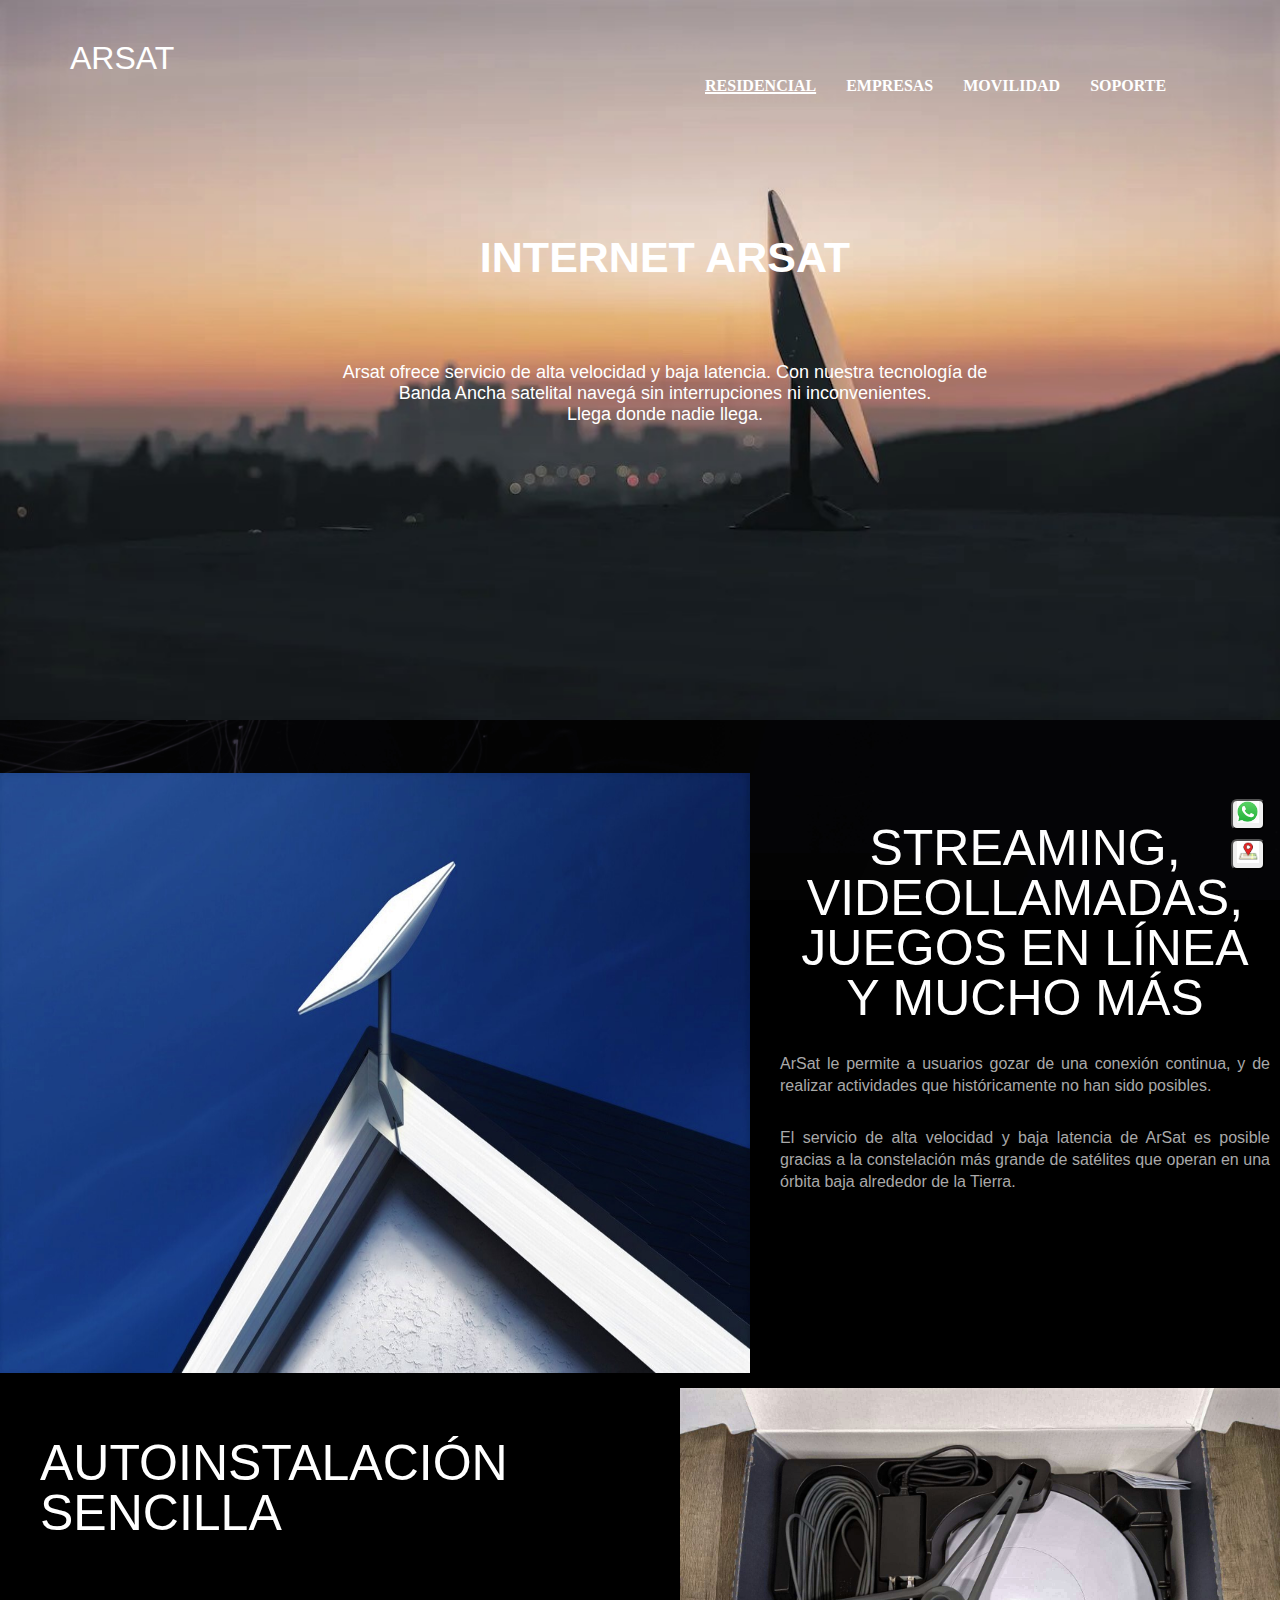
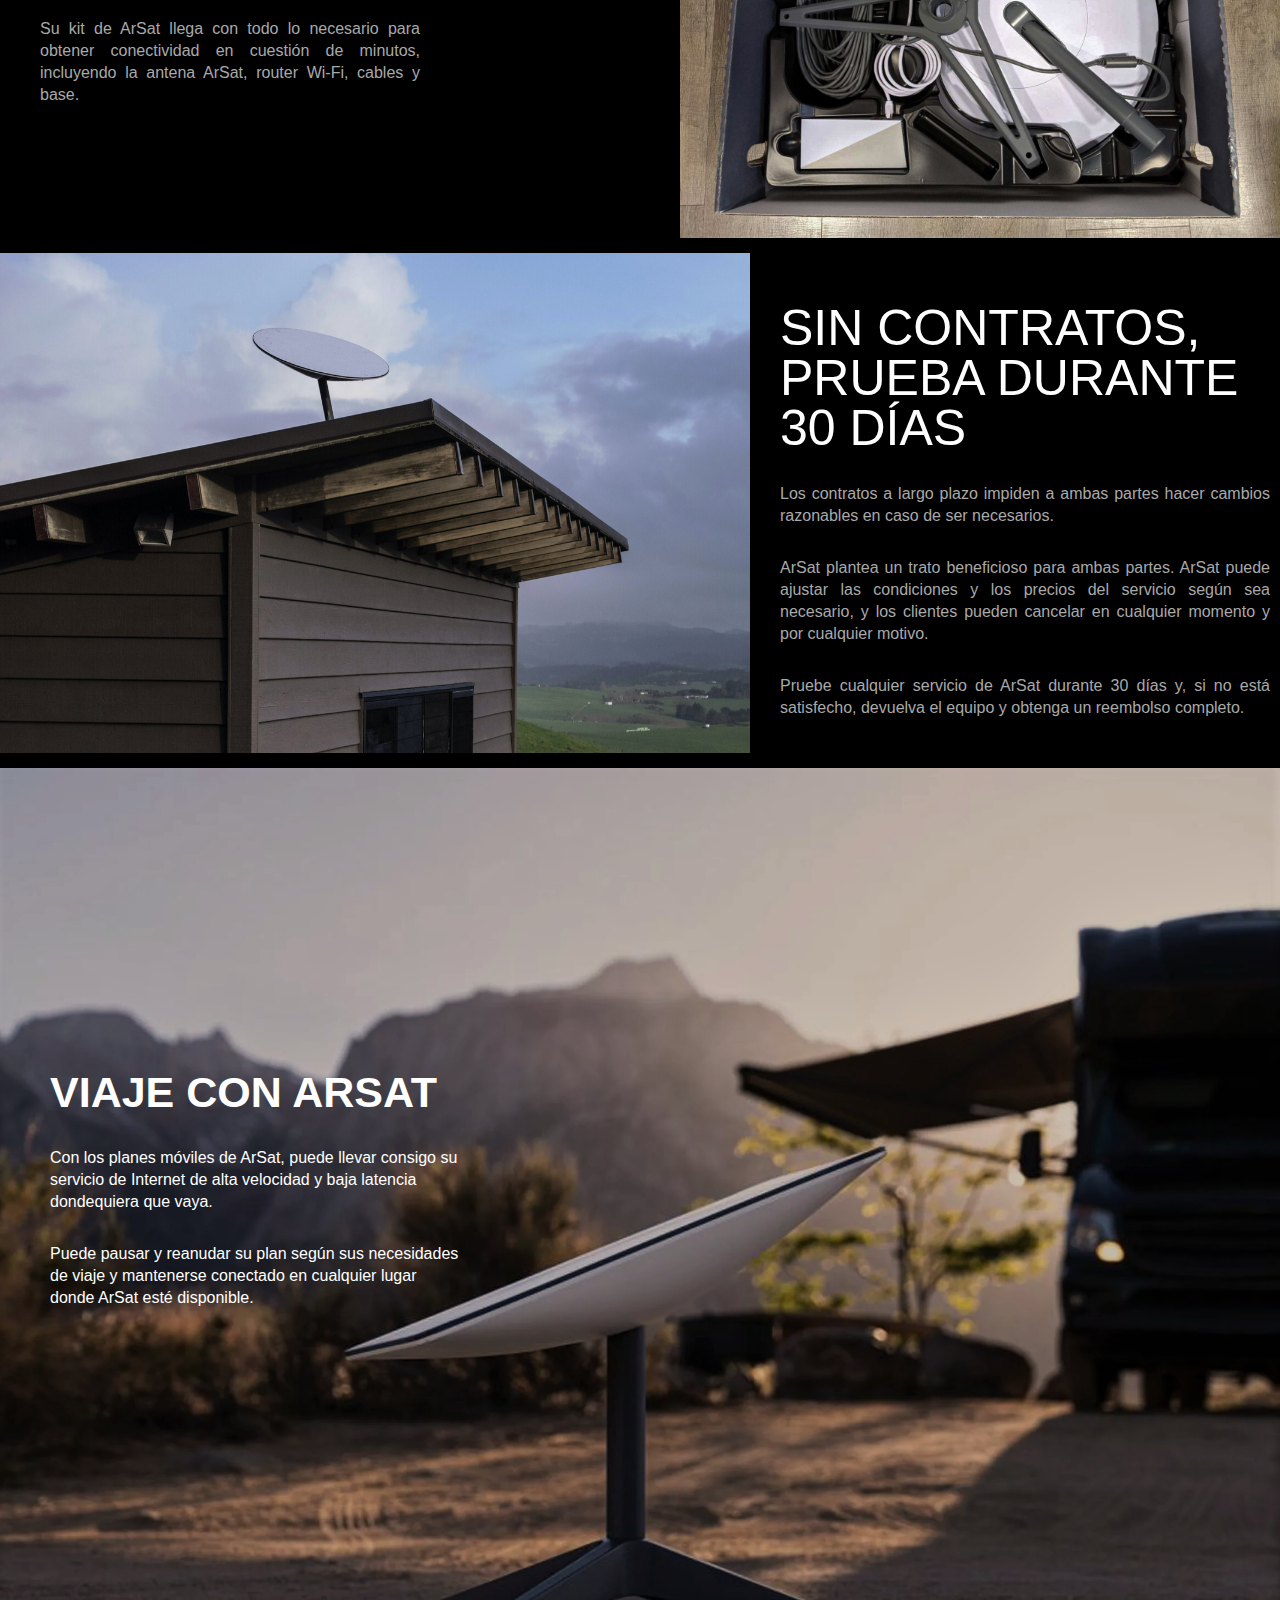
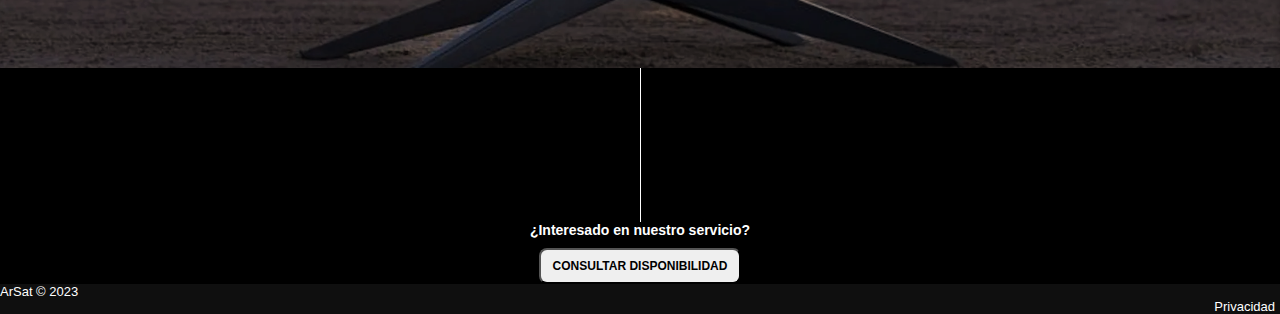
<file: index.html>
<!DOCTYPE html>
<html lang="es">                      <!-- Elemento raiz -->
	<head>                                <!-- Cabeza, elemento que actuan destras de escenas -->  
		<title>ArSat internet satelital</title>                              
		<meta charset="UTF-8">
		<meta http-equiv="X-UA-Compatible" content="IE=edge">
		<meta name="viewport" content="width=device-width, initial-scale=1.0">
		<link rel="stylesheet" href="style.css">  <!-- Aqui podes incluir archivos externos css-->
		<link rel="icon" type="image/png" href="src/internet-symbol-internet-icon.png">
	</head>
	<body class="bodyIEM"> 
		<div class="flotante">
			<button>
				<a href="https://www.google.com.ar/maps/place/Campus+Universidad+De+La+Punta/@-33.1501612,-66.3061107,15.25z/data=!4m6!3m5!1s0x
							95d441154c348635:0xb5e803f3b98f6632!8m2!3d-33.151797!4d-66.307181!16s%2Fg%2F11c54h94bv?entry=ttu" target="_blank">
					<img src="src/Mapa.png" alt="Cobertura" width="22" height="22">
				</a>
				
			</button>
		</div>
		<div class="flotante1">
			<button>
				<a href="https://web.whatsapp.com/" target="_blank">
					<img src="src/Ws.png" alt="Contacto Whatsapp" width="22" height="22" >
				</a>
			</button>
		</div>
		<header class="princResidencial">           
			<section class="seccionGlobal">
				<div class="logo">
						<a id="logoArsat" href="https://estebaan93.github.io/">arsat</a>
					<nav class="navBar">
						<ul id="ul">
							<li>
								<a id="residencial" href="index.html" style="text-decoration: underline 2px ;">residencial</a>
							</li>
							<li>
								<a id="empresa" href="Empresas.html">empresas</a>
							</li>
							<li>
								<a id="movilidad" href="Movilidad.html">movilidad</a>
							</li>
							<li>
								<a id="soporte" href="Formulario.html">soporte</a>
							</li>
						</ul>
					</nav>
				</div>
			</section>
			<article class="articuloResidencial">
				<h1>internet arsat</h1>
					<p>Arsat ofrece servicio de alta velocidad y baja latencia. Con nuestra tecnología de Banda Ancha 
					satelital navegá sin interrupciones ni inconvenientes. <br> Llega donde nadie llega.
					</p>
			</article>
		</header>
		<main>
		<div class="divM">
				<img src="src/15.jpg" alt="Residencial" width="750px" height="600px">
				<article class="div2interno2h1">
					<h1>STREAMING, VIDEOLLAMADAS, JUEGOS EN LÍNEA Y MUCHO MÁS</h1>
					<p>ArSat le permite a usuarios gozar de una conexión continua, y de realizar actividades que históricamente no han sido posibles.</p>
						
					<p>El servicio de alta velocidad y baja latencia de ArSat es posible gracias a la constelación más grande de satélites que 
						operan en una órbita baja alrededor de la Tierra.</p> 
				</article>
			
		</div>
		<div class="divM">
			<article class="div3interno1">
				<h1>AUTOINSTALACIÓN <br> SENCILLA</h1>
				<p>Su kit de ArSat llega con todo lo necesario para obtener conectividad en cuestión de minutos, incluyendo la antena 
					ArSat, router Wi-Fi, cables y base.</p>
				<p></p>
			</article>
			
				<img src="src/14.jpg" alt="Intalacion" width="600px">
		
		</div>
		<div class="divM">
					<img src="src/18.jpeg" alt="Sin contratos" width="750px" height="500px">
					<article class="div4interno2h1">
						<h1>SIN CONTRATOS, PRUEBA DURANTE 30 DÍAS</h1>
						<p>Los contratos a largo plazo impiden a ambas partes hacer cambios razonables en caso de ser necesarios.</p>
						<p>ArSat plantea un trato beneficioso para ambas partes. ArSat puede ajustar las condiciones y los 
							precios del servicio según sea necesario, y los clientes pueden cancelar en cualquier momento y por cualquier
						     motivo.</p>
						<p>Pruebe cualquier servicio de ArSat durante 30 días y, si no está satisfecho, devuelva el equipo y obtenga un 
							reembolso completo.</p>
					</article>
				
		</div>
		<div class="divMovil">
			<!--<img src="src/4.png" alt="Portatil" width="100%">-->
			
				
					<article class="divMovil4">
						<h5>viaje con arsat</h5>
						<p>Con los planes móviles de ArSat, puede llevar consigo su servicio de Internet de alta velocidad y baja latencia dondequiera que vaya.</p>
						<p>Puede pausar y reanudar su plan según sus necesidades de viaje y mantenerse conectado en cualquier lugar donde ArSat esté disponible.</p>
						<p></p>
					</article>
					
				
				
			
			
		</div>
	</main>
		<div class="divDisponibilidad" style="padding-top: 12%;"></div>
		<div>
			<h1>¿Interesado en nuestro servicio?</h1> 
		</div>
		<div id="for" style="padding-top: 10px;">
			<h1>
				<button id="buttonFor">
					<a href="Formulario.html" target="_blank">consultar disponibilidad</a>
				</button>
			</h1>
			
		</div> 
	<footer>
		<div >
			<p id="reservados" style="text-align: justify;">ArSat © 2023</p>
		</div>
		<div>
			<p id="privacidad" style="text-align: end; padding-right: 5px;">Privacidad</p>
		</div>
		
	</footer>
	
	</body>
</html>
</file>
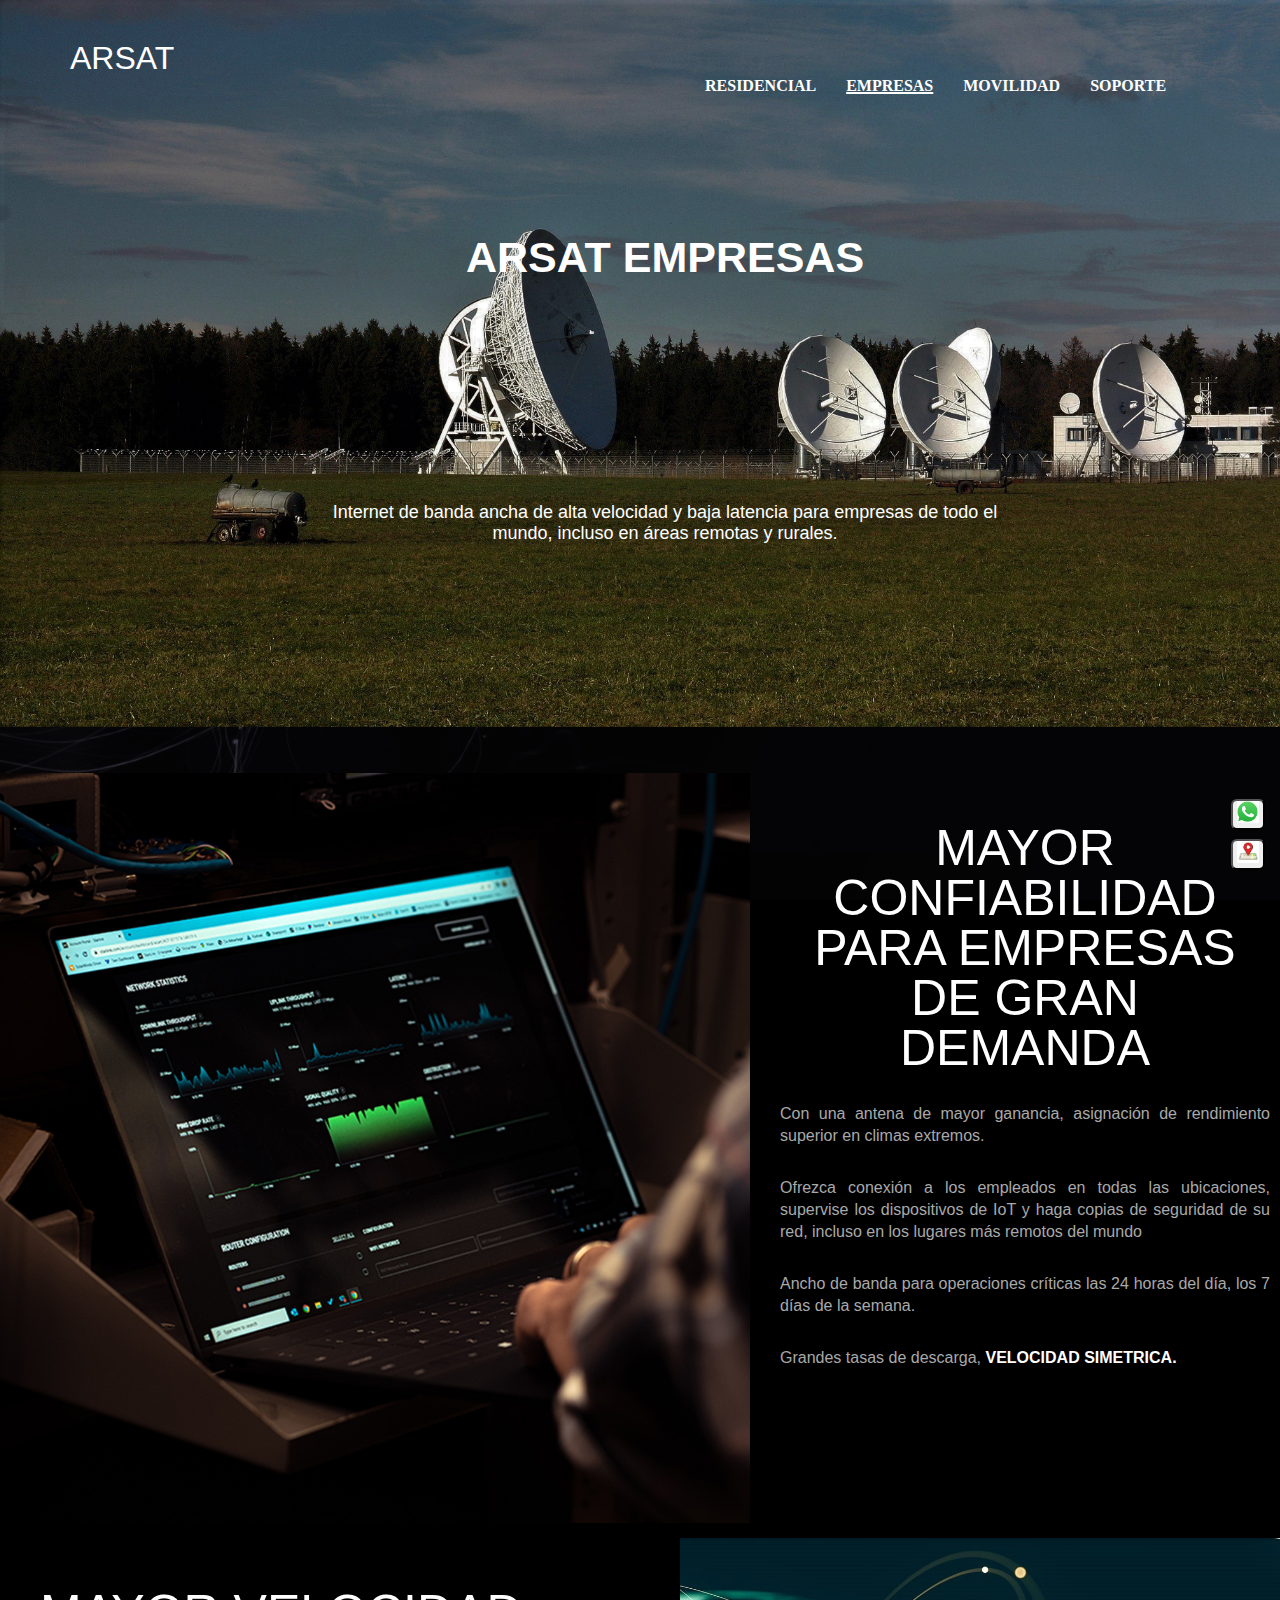
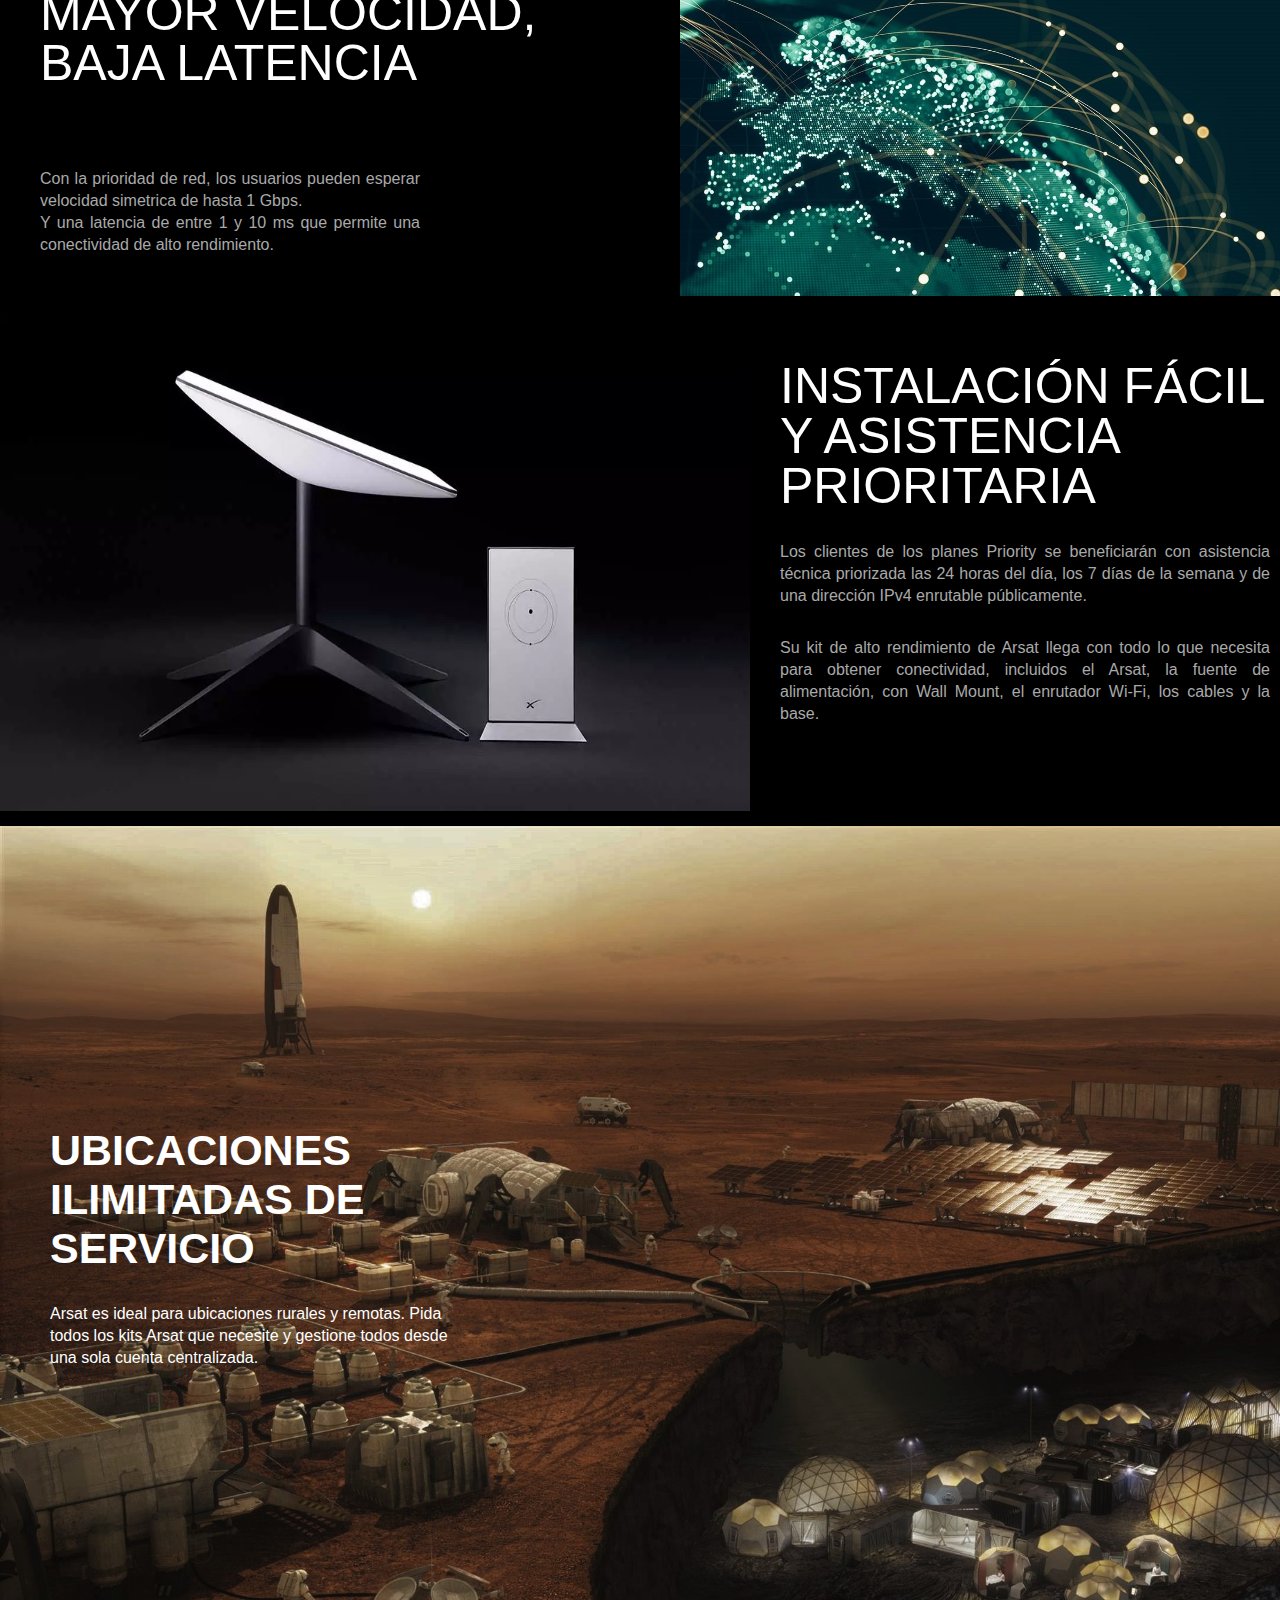
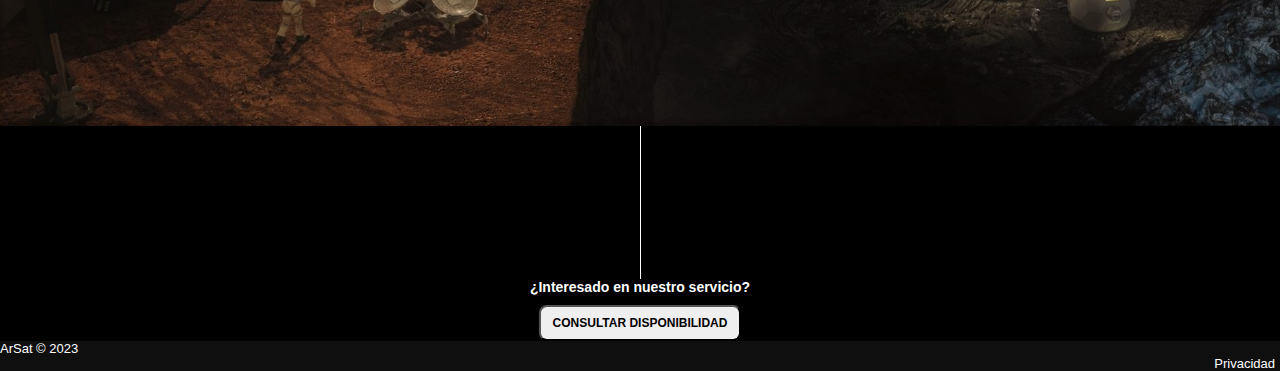
<file: Empresas.html>
<!DOCTYPE html>
<html lang="es">                      <!-- Elemento raiz -->
	<head>                                <!-- Cabeza, elemento que actuan destras de escenas -->  
		<title>ArSat internet satelital</title>                              
		<meta charset="UTF-8">
		<meta http-equiv="X-UA-Compatible" content="IE=edge">
		<meta name="viewport" content="width=device-width, initial-scale=1.0">
		<link rel="stylesheet" href="style.css">  <!-- Aqui podes incluir archivos externos, js, css-->
		<link rel="icon" type="image/png" href="src/internet-symbol-internet-icon.png">
	</head>
	<body class="bodyIEM"> 
		<div class="flotante">
			<button>
				<a href="https://www.google.com.ar/maps/place/Campus+Universidad+De+La+Punta/@-33.1501612,-66.3061107,15.25z/data=!4m6!3m5!1s0x
							95d441154c348635:0xb5e803f3b98f6632!8m2!3d-33.151797!4d-66.307181!16s%2Fg%2F11c54h94bv?entry=ttu" target="_blank">
					<img src="src/Mapa.png" alt="Cobertura" width="22" height="22">
				</a>
				
			</button>
		</div>
		<div class="flotante1">
			<button>
				<a href="https://web.whatsapp.com/" target="_blank">
					<img src="src/Ws.png" alt="Contacto Whatsapp" width="22" height="22" >
				</a>
			</button>
		</div>
		<header class="princEmpresas">           
			<section class="seccionGlobal">
				<div class="logo">
						<a id="logoArsat" href="https://estebaan93.github.io/">arsat</a>
					<nav class="navBar">
						<ul id="ul">
							<li>
								<a id="residencial" href="index.html">residencial</a>
							</li>
							<li>
								<a id="empresa" href="Empresas.html" style="text-decoration: underline 2px ;" >empresas</a>
							</li>
							<li>
								<a id="movilidad" href="Movilidad.html">movilidad</a>
							</li>
							<li>
								<a id="soporte" href="Formulario.html">soporte</a>
							</li>
						</ul>
					</nav>
				</div>
			</section>
			<article class="articuloEmpresas">
				<h1>arsat empresas</h1>
					<p>Internet de banda ancha de alta velocidad y baja latencia para empresas de todo el mundo, 
						incluso en áreas remotas y rurales.
					</p>
			</article>
		</header>
		<main>
			<div class="divM">
					<img src="src/Empresas_Bussines.jpg" alt="Residencial" width="750px" height="750px">
					<article class="div2interno2h1">
						<h1>MAYOR CONFIABILIDAD PARA EMPRESAS DE GRAN DEMANDA</h1>
						<p>Con una antena de mayor ganancia, asignación de rendimiento superior en climas extremos.</p>
						<p>Ofrezca conexión a los empleados en todas las ubicaciones, supervise los dispositivos de IoT y haga copias de seguridad de su red, 
							incluso en los lugares más remotos del mundo</p>
						<p>Ancho de banda para operaciones críticas las 24 horas del día, los 7 días de la semana.</p> 
						<p>Grandes tasas de descarga, <b>VELOCIDAD SIMETRICA.</b></p>
					</article>
				
			</div>
			<div class="divM">
				<article class="div3interno1">
					<h1>MAYOR VELOCIDAD, <br> BAJA LATENCIA</h1>
					<p>Con la prioridad de red, los usuarios pueden esperar velocidad simetrica de hasta 1 Gbps. <br>
					Y una latencia de entre 1 y 10 ms que permite una conectividad de alto rendimiento.</p>
				</article>
				
					<img src="src/23Empresas.jpg" alt="Intalacion" width="600px">
				
			</div>
			<div class="divM">
					
						<img src="src/25Empresas.jpg" alt="Sin contratos" width="750px" height="500px">
					
					
						<article class="div4interno2h1">
							<h1>INSTALACIÓN FÁCIL Y ASISTENCIA PRIORITARIA</h1>
							<p>Los clientes de los planes Priority se beneficiarán con asistencia técnica priorizada las 24 horas del día, los 7
							 días de la semana y de una dirección IPv4 enrutable públicamente.</p>
							<p>Su kit de alto rendimiento de Arsat llega con todo lo que necesita para obtener conectividad, incluidos el
							 Arsat, la fuente de alimentación, con Wall Mount, el enrutador Wi-Fi, los cables y la base.</p>
						
						</article>
					
			</div>
			<div class="divMovilEmpresas">
				<!--<img src="src/4.png" alt="Portatil" width="100%">-->
				
					
						<article class="divMovil4">
							<h5>UBICACIONES ILIMITADAS DE SERVICIO</h5>
							<p>Arsat es ideal para ubicaciones rurales y remotas. Pida todos los kits Arsat que necesite y gestione todos
							 desde una sola cuenta centralizada.</p>
						</article>
					
					
				
				
			
			</div>
	</main>
		<div class="divDisponibilidad" style="padding-top: 12%;"></div>
		<div>
			<h1>¿Interesado en nuestro servicio?</h1> 
		</div>
		<div id="for" style="padding-top: 10px;">
			<h1>
				<button id="buttonFor">
					<a href="Formulario.html" target="_blank">consultar disponibilidad</a>
				</button>
			</h1>
			
		</div> 
	<footer>
		<div >
			<p id="reservados" style="text-align: justify;">ArSat © 2023</p>
		</div>
		<div>
			<p id="privacidad" style="text-align: end; padding-right: 5px;">Privacidad</p>
		</div>
		
	</footer>
	
	</body>
</html>
</file>
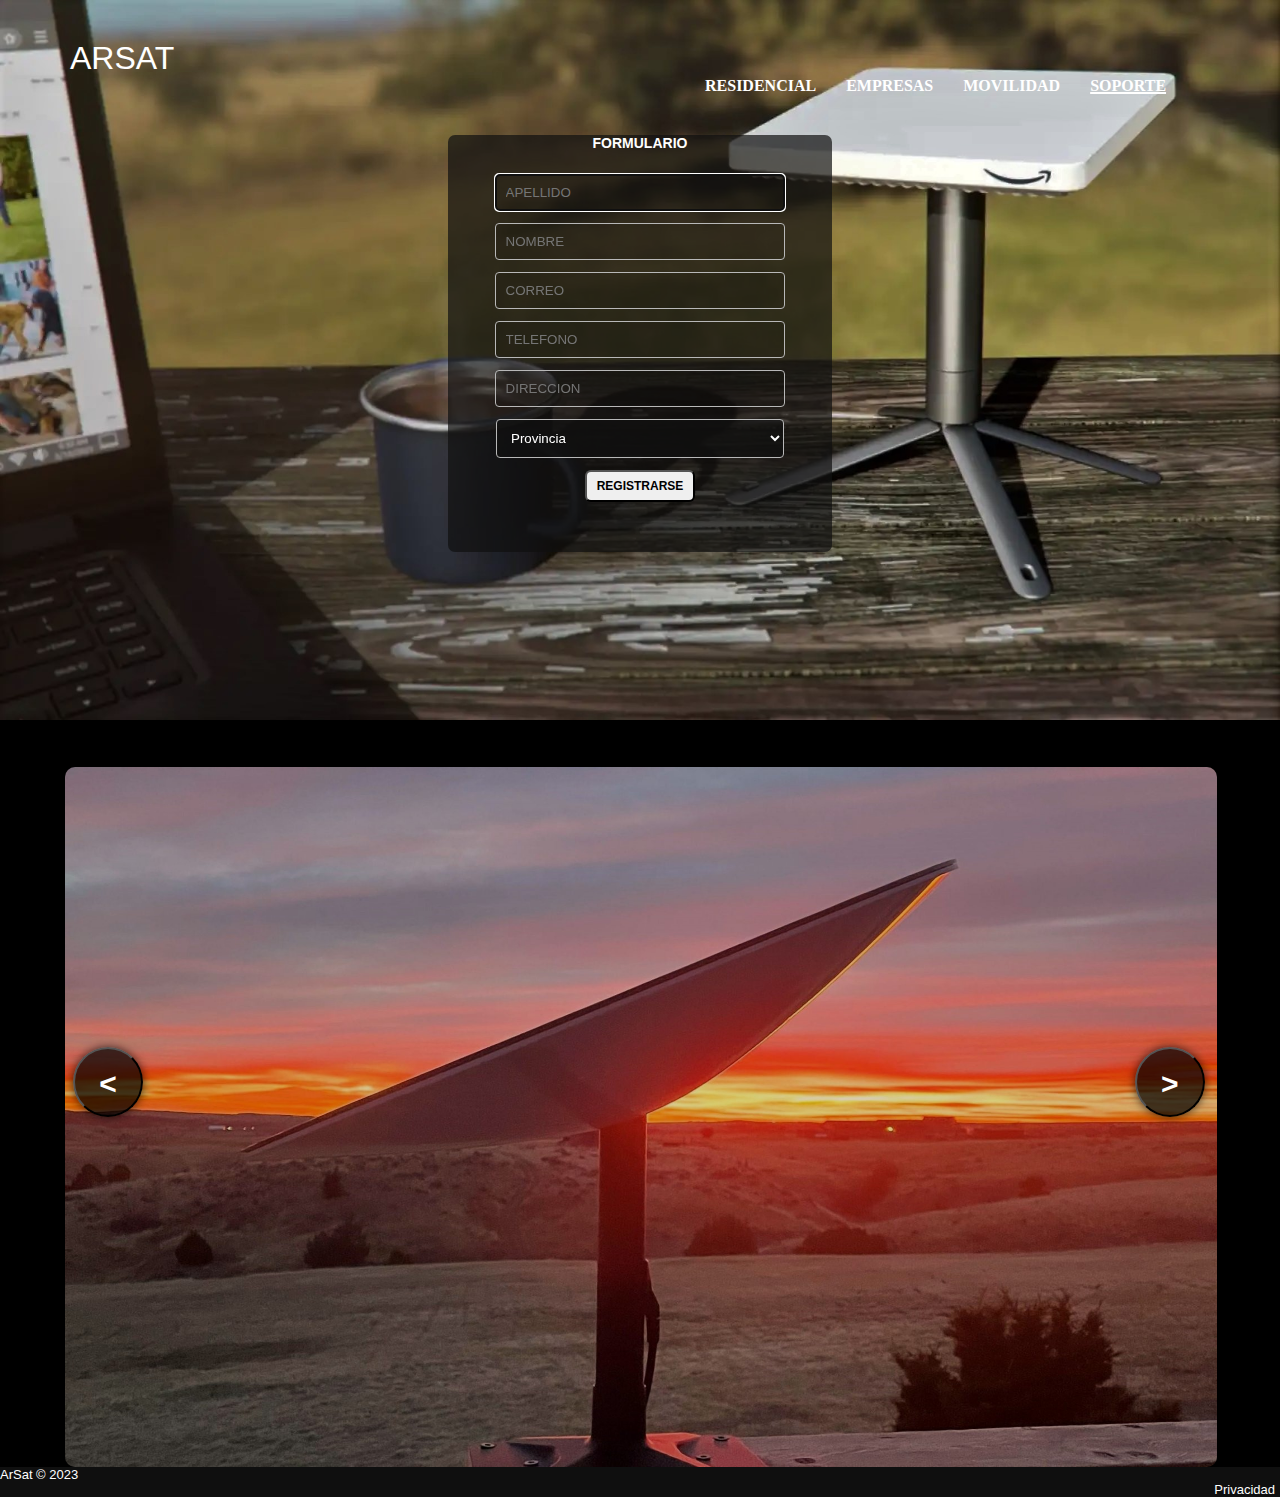
<file: Formulario.html>
<!DOCTYPE html>
<html lang="es">
    <head>
        <title>Formulario</title>
        <meta charset="UTF-8">
        <meta http-equiv="X-UA-Compatible" content="IE=edge"> 
		<meta name="viewport" content="width=device-width, initial-scale=1.0">
		<link rel="stylesheet" href="style.css">
		<link rel="icon" type="image/png" href="src/internet-symbol-internet-icon.png">
    </head>
	<body> 
		<header id="form">
			<section class="seccionGlobal">
				<div class="logo">
						<a id="logoArsat" href="https://estebaan93.github.io/">arsat</a>
					<nav class="navBar">
						<ul id="ul">
							<li>
								<a id="residencial" href="index.html">residencial</a>
							</li>
							<li>
								<a id="empresa" href="Empresas.html" >empresas</a>
							</li>
							<li>
								<a id="movilidad" href="Movilidad.html">movilidad</a>
							</li>
							<li>
								<a id="soporte" href="Formulario.html" style="text-decoration: underline 2px ;">soporte</a>
							</li>
						</ul>
					</nav>
				</div>
			</section>
			<div id="styleFor">
			</div>
				<div id="styleFor2">
					<h1>FORMULARIO</h1>
					<form id="Formulario" onsubmit="return validar()">
						<label for="fApellido"><input class="inputForm"  name="apellido" id="apellido"  placeholder="APELLIDO"><span class="errorInact" id="veriApellido" > </span></label>
						<label for="fNombre"><input class="inputForm"  name="nombre" id="nombre"  placeholder="NOMBRE"><span class="errorInact" id="veriNom"> </span></label>
						<label for="fCorreo"><input class="inputForm"  name="correo" id="correo"  placeholder="CORREO"><span class="errorInact" id="veriCor"> </span></label>
						<label for="fTelefono"><input class="inputForm"  name="telefono" id="telefono"  placeholder="TELEFONO"><span class="errorInact" id="verTel"> </span></label>
						<label for="fDireccion"><input class="inputForm"  name="direccion" id="direccion"  placeholder="DIRECCION"><span class="errorInact" id="verDirec"> </span></label>
						<select class="inputForm"  name="provincia" id="provincia">
							<option disabled selected value="">Provincia</option>
							<option>Buenos Aires </option>
							<option>Catamarca </option>
							<option>Chaco </option>
							<option>Chubut </option>
							<option>Córdoba </option>
							<option>Corrientes </option>
							<option>Entre Ríos </option>
							<option>Formosa </option>
							<option>San Luis</option>
							<option>Mendoza</option>
						</select> <br>        
						<button id="btnEnviar" style="color: black;  
							font: 700 12px / 14px Roboto, Helvetica, Arial, Verdana, sans-serif;
							text-transform: uppercase;	
							padding: 7px 10px 7px 10px;
							border-radius: 6px;" 
							type="submit" value="submit" id="btnForm">registrarse
							</button>
					  </form> 
				</div>
			<div id="Registro" class="envi0Ok"></div>
			
			<section id="Section2">
		
			</section>
			<main>
			
			</main>
		</header>
		<div id="carrouselFunc">
			<button id="atrasBoton">&#60</button>
			<img id="imgCarrousel" src="src/1.jpg"></img>
			<button id="adelanteBoton">&#62</button>
		</div>
		<footer>
			<div >
				<p id="reservados" style="text-align: justify;">ArSat © 2023</p>
			</div>
			<div>
				<p id="privacidad" style="text-align: end; padding-right: 5px;">Privacidad</p>
			</div>
			
		</footer>
		<script src="FormValida.js"> </script>
	</body>
</html>
</file>
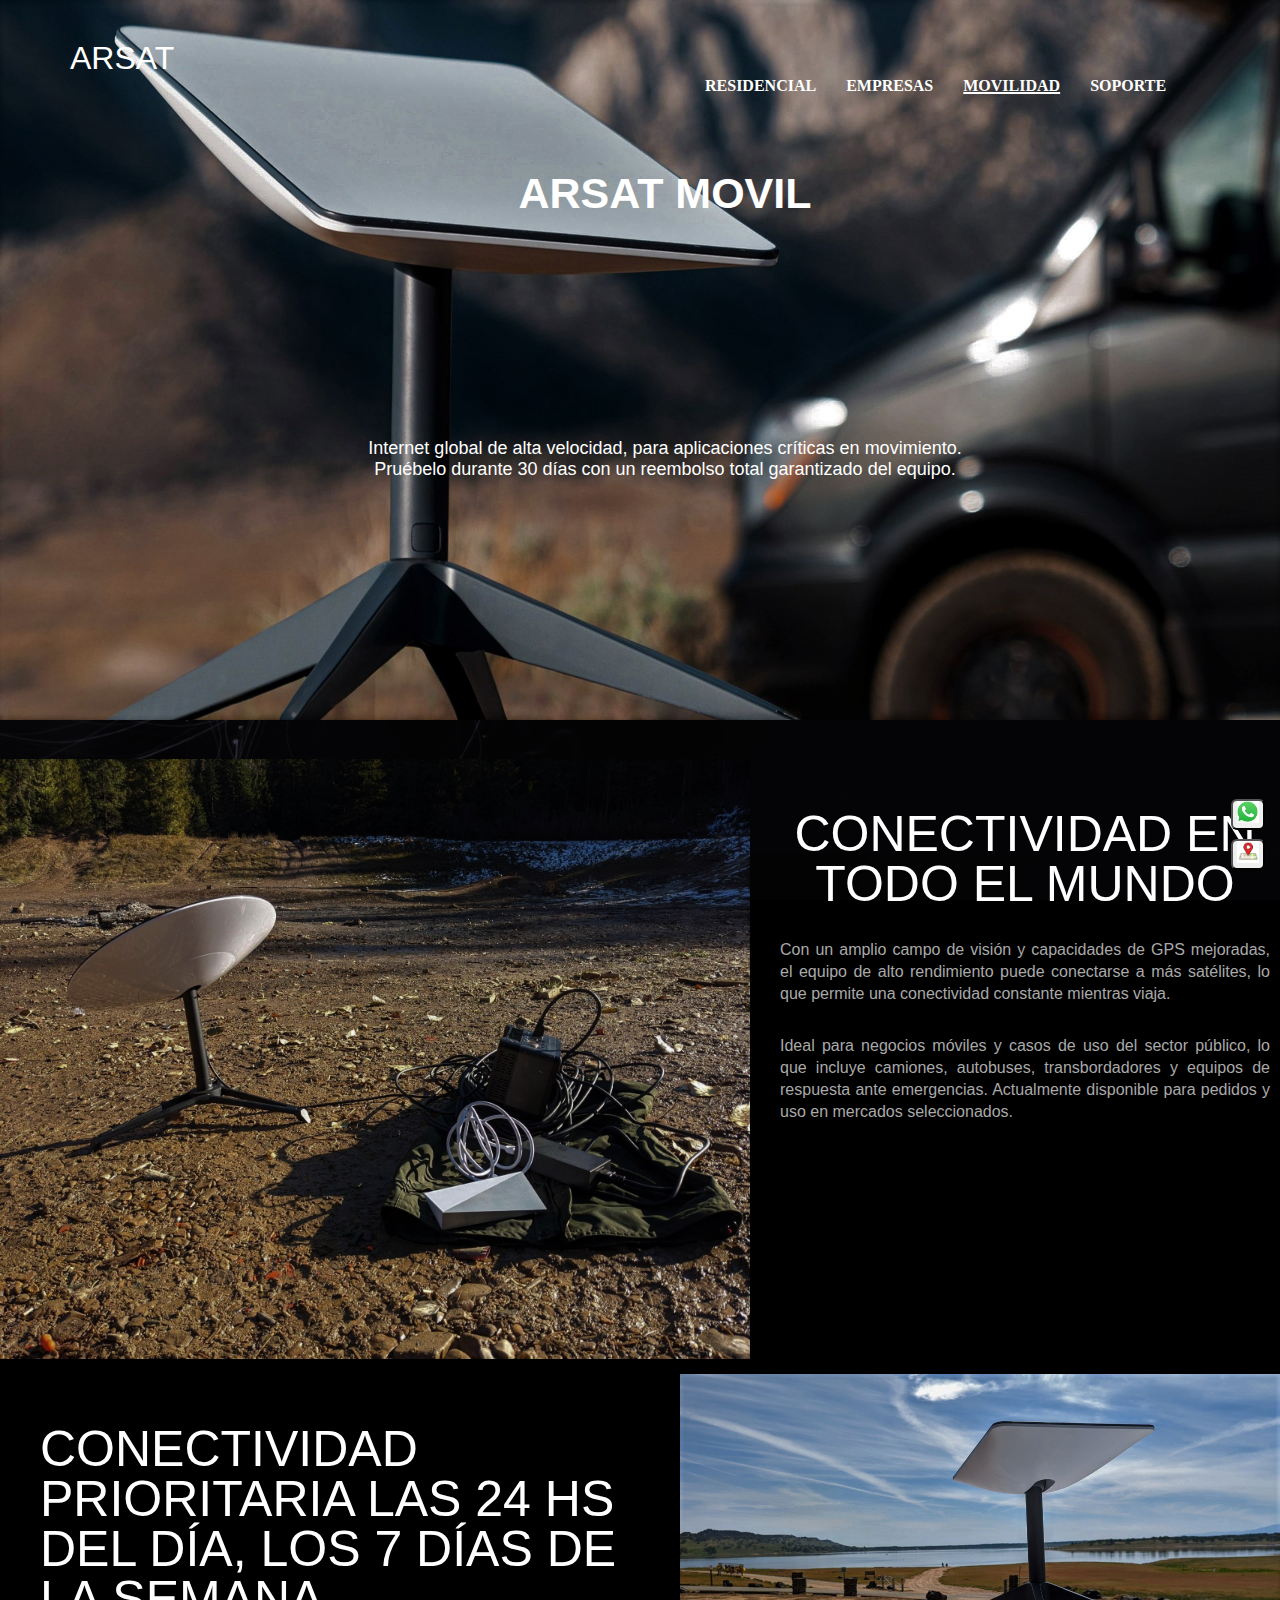
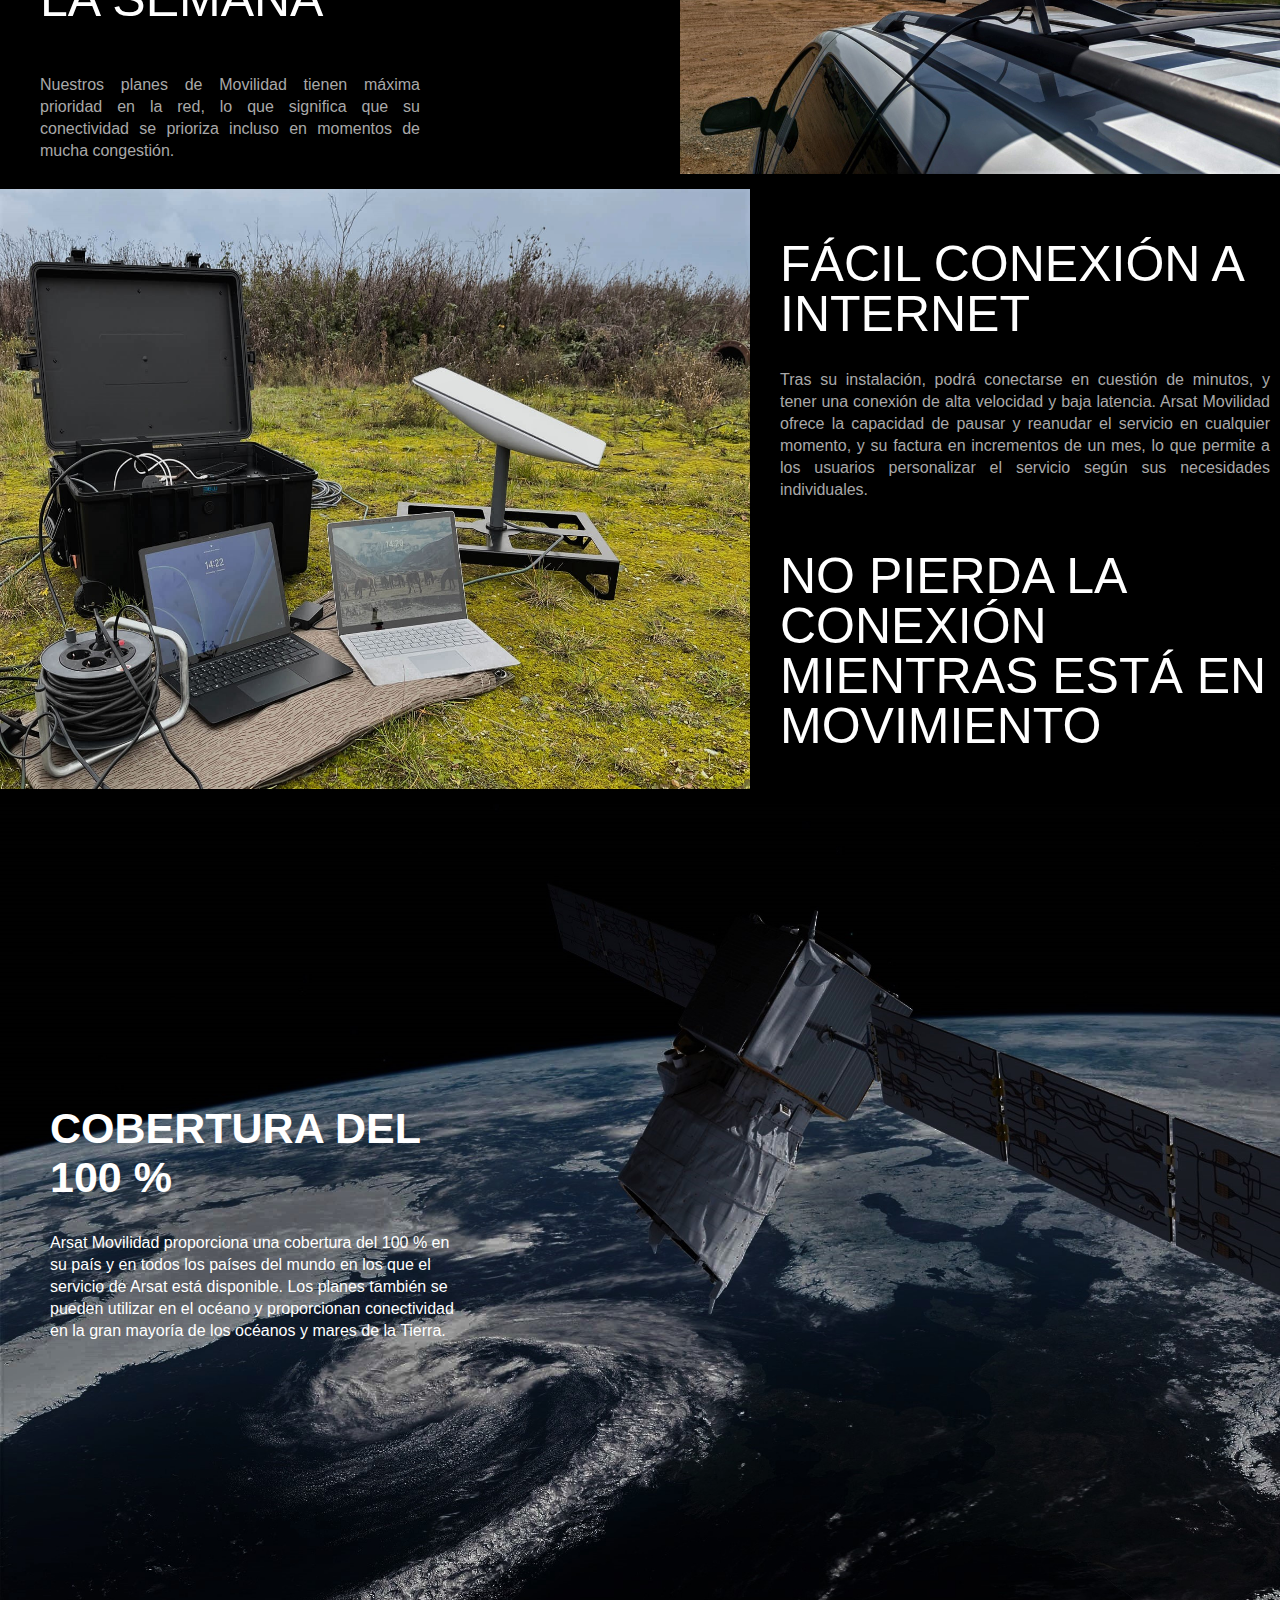
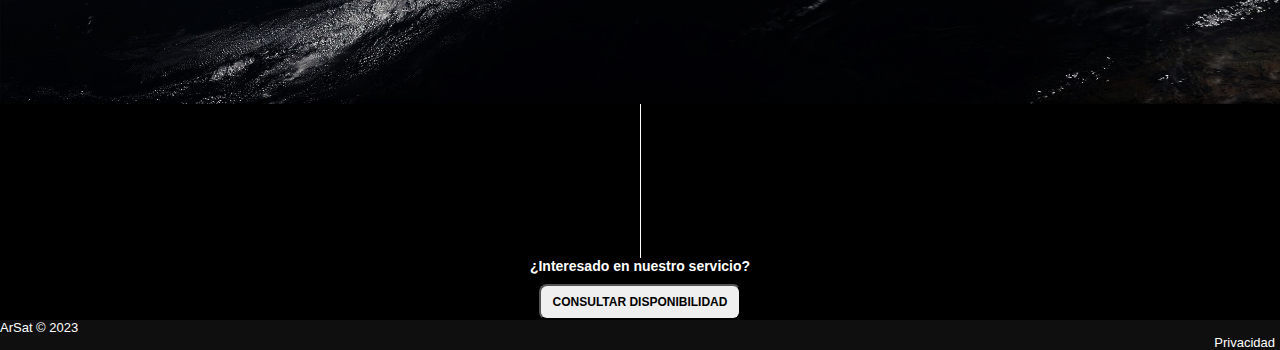
<file: Movilidad.html>
<!DOCTYPE html>
<html lang="es">                      <!-- Elemento raiz -->
	<head>                                <!-- Cabeza, elemento que actuan destras de escenas -->  
		<title>ArSat internet satelital</title>                              
		<meta charset="UTF-8">
		<meta http-equiv="X-UA-Compatible" content="IE=edge">
		<meta name="viewport" content="width=device-width, initial-scale=1.0">
		<link rel="stylesheet" href="style.css">  <!-- Aqui podes incluir archivos externos, js, css-->
		<link rel="icon" type="image/png" href="src/internet-symbol-internet-icon.png">
	</head>
	<body class="bodyIEM"> 
		<div class="flotante">
			<button>
				<a href="https://www.google.com.ar/maps/place/Campus+Universidad+De+La+Punta/@-33.1501612,-66.3061107,15.25z/data=!4m6!3m5!1s0x
							95d441154c348635:0xb5e803f3b98f6632!8m2!3d-33.151797!4d-66.307181!16s%2Fg%2F11c54h94bv?entry=ttu" target="_blank">
					<img src="src/Mapa.png" alt="Cobertura" width="22" height="22">
				</a>
				
			</button>
		</div>
		<div class="flotante1">
			<button>
				<a href="https://web.whatsapp.com/" target="_blank">
					<img src="src/Ws.png" alt="Contacto Whatsapp" width="22" height="22" >
				</a>
			</button>
		</div>
		<header class="princMovilidad">           
			<section class="seccionGlobal">
				<div class="logo">
						<a id="logoArsat" href="https://estebaan93.github.io/">arsat</a>
					<nav class="navBar">
						<ul id="ul">
							<li>
								<a id="residencial" href="index.html">residencial</a>
							</li>
							<li>
								<a id="empresa" href="Empresas.html">empresas</a>
							</li>
							<li>
								<a id="movilidad" href="Movilidad.html" style="text-decoration: underline 2px ;">movilidad</a>
							</li>
							<li>
								<a id="soporte" href="Formulario.html">soporte</a>
							</li>
						</ul>
					</nav>
				</div>
			</section>
			<article class="articuloMovil">
				<h1>arsat movil</h1>
					<p>Internet global de alta velocidad, para aplicaciones críticas en movimiento. <br>
						Pruébelo durante 30 días con un reembolso total garantizado del equipo.</p>
			</article>
		</header>
		<div class="divM">
				<img src="src/21Movil.jpg" alt="Residencial" width="750px" height="600px">
				<article class="div2interno2h1">
					<h1>CONECTIVIDAD EN TODO EL MUNDO</h1>
					<p>Con un amplio campo de visión y capacidades de GPS mejoradas, el equipo de alto rendimiento puede conectarse a más satélites, 
						lo que permite una conectividad constante mientras viaja.</p>
						<p>Ideal para negocios móviles y casos de uso del sector público, lo que incluye camiones, autobuses, transbordadores y 
							equipos de respuesta ante emergencias. Actualmente disponible para pedidos y uso en mercados seleccionados.</p>
				</article>
			
		</div>
		<div class="divM">
			<article class="div3interno1Movil">
				<h1>CONECTIVIDAD PRIORITARIA LAS 24 HS DEL DÍA, LOS 7 DÍAS DE LA SEMANA</h1>
				<p>Nuestros planes de Movilidad tienen máxima prioridad en la red, lo que significa que su conectividad se prioriza 
					incluso en momentos de mucha congestión.</p>
			</article>
			
				<img src="src/26Movil.jpg" alt="Intalacion" width="600px">
			
		</div>
		<div class="divM">
				
					<img src="src/27movil.png" alt="Sin contratos" width="750px" height="600px">
			
				
					<article class="div4interno2h1">
						<h1>FÁCIL CONEXIÓN A INTERNET</h1>
						<p>Tras su instalación, podrá conectarse en cuestión de minutos, y tener una conexión de alta velocidad y baja latencia.
							Arsat Movilidad ofrece la capacidad de pausar y reanudar el servicio en cualquier momento, y su factura en 
							incrementos de un mes, lo que permite a los usuarios personalizar el servicio según sus necesidades individuales.</p>
						<h1><br>NO PIERDA LA CONEXIÓN MIENTRAS ESTÁ EN MOVIMIENTO	</h1>
					</article>
			
		</div>
		<div class="divMovilMovil">
			<!--<img src="src/4.png" alt="Portatil" width="100%">-->
			<div class="divMovil2">
				<div class="divMovil3">
					<article class="divMovil4">
						<h5>COBERTURA DEL 100 %</h5>
						<p>Arsat Movilidad proporciona una cobertura del 100 % en su país y en todos los países del mundo en los que el 
							servicio de Arsat está disponible. Los planes también se pueden utilizar en el océano y proporcionan conectividad 
							en la gran mayoría de los océanos y mares de la Tierra.</p>
					</article>
					
				</div>
				
			</div>
			
		</div>

		<div class="divDisponibilidad" style="padding-top: 12%;"></div>
		<div>
			<h1>¿Interesado en nuestro servicio?</h1> 
		</div>
		<div id="for" style="padding-top: 10px;">
			<h1>
				<button id="buttonFor">
					<a href="Formulario.html" target="_blank">consultar disponibilidad</a>
				</button>
			</h1>
			
		</div> 
	<footer>
		<div >
			<p id="reservados" style="text-align: justify;">ArSat © 2023</p>
		</div>
		<div>
			<p id="privacidad" style="text-align: end; padding-right: 5px;">Privacidad</p>
		</div>
		
	</footer>
	
	</body>
</html>
</file>
<file: style.css>
*{
    text-decoration: none;
    color: white;
    padding: 0;
    margin: 0;
}
footer > div{
    color: gray;
    text-decoration: none;
    text-align: left;
    font-family: Roboto,Helvetica,Arial,Verdana,sans-serif;
    font-size: 13px;
}

section{
    /* background-color: rgb(167, 167, 167); */
    height: 65px;
    border-radius: 20px;
    padding-top: 40px;
}
#logoArsat{
    font-family: 'Gill Sans', 'Gill Sans MT', Calibri, 'Trebuchet MS', sans-serif;
    font-size: 32px;
    text-transform: uppercase;
    /*background-color: rgb(172, 172, 172);*/
}
.logo{
padding-left: 70px;
}
.seccionGlobal > .logo > .navBar > #ul > li > a:hover{
    color: black;
}


.seccionGlobal > .logo > .navBar > #ul{
   display: flex;
   list-style: none;
   margin: 0px;
   padding: 0px;
   font-weight: 600;
   text-transform: uppercase;
    
}
.seccionGlobal > .logo > .navBar > #ul li{
    margin-left: 30px;
}
.navBar{
    margin-left: 50%;
    /*background-color: aqua*/;
}
/*
.residencial{
    padding-left: 25%;
    padding-top: 20px;
}
#residencial, #empresas, #movilidad,#soporte{
    text-decoration: none;
    color: white;
}
.empresas, .movilidad, .soporte{
    padding-left: 70px;
    padding-top: 20px;
}
*/

footer{
    background-color: rgb(15, 15, 15);
}

body{
    background-color: black;
}
.bodyIEM{
    background-image: url("src/pexels-mahdi-bafande-14226381.jpg");
    background-size: contain;
    background-attachment: fixed;
}

h1{
    color:white;
    text-align: center;
    font-size: 14px;
    font-family: DIN_Regular,Arial,Verdana,sans-serif;
}


.divM{
    display: flex;
    margin: 0px;
    width: 100%;
    
}
@media only screen and (max-width: 1200px){
    .divM{
        display: block;
        
    }
    .divM>img{
        display:block;
        margin: auto;
       
    }
    .divM>article>h1{
       text-align: center;
    }
}


.divM>img{
    padding-bottom: 15px;
   
    max-height: auto;
}
p {
    text-align: center;
}
 /*.div2interno1{
   background-image: url(src/22Empresas.jpg);
    background-size: cover;
    width: 50%;
}*/
.div4interno2h1, .div2interno2h1{
    padding-top: 50px;
    padding-left: 30px;
    padding-right: 10px;
    height: 50%;
}

.div2interno2h1>h1{
   font: 50px/50px DIN_Bold,Arial,Verdana,sans-serif;
}
.div2interno2h1>p, .div4interno2h1>p{
    padding-top: 30px;
    font: 16px/22px DIN_Regular,Arial,Verdana,sans-serif;
    color: darkgray;
    text-align: justify;
}
.div3interno1, .div4interno2{
    padding-top: 50px;
    /*padding-left: 80px;*/
    /*padding-right: 80px; */
    margin-left: 40px;
    margin-right: 60px;
}

.div3interno1>h1, .div4interno2h1>h1{
    font: 50px/50px DIN_Bold,Arial,Verdana,sans-serif;
    text-align: left;
}
.div3interno1>p{
    padding: 80px 200px 0px 0px;
    font: 16px/22px DIN_Regular,Arial,Verdana,sans-serif;
    color: darkgray;
    text-align: justify;
    
}
.divMovil{
    background-image: url(src/4.png);
    background-size: cover;
    
}

.divMovil2{
    display: flex;
}
.divMovil3{
    display: flex;
    /*position: relative; se desactiva porque no me funciona el boton flotante*/
    width: 100%;
    align-items: center;
    flex-wrap: wrap;
}
.divMovil4{
    padding-top: 300px;
    padding-left: 50px;
    padding-right: 64%;
    padding-bottom: 100px;
    height: 500px;
}
.divMovil4>h5{
    font-family: DIN_Regular,Arial,Verdana,sans-serif;
    font-size: 43px;
    text-transform: uppercase;
}
.divMovil4>p{
    font: 16px/22px DIN_Regular,Arial,Verdana,sans-serif;
    text-align: left;
    padding-top: 30px;
   
}
.divDisponibilidad{
    border-left: 1px solid #ffffff;
    height:100%;
    left: 50%;
    width: 30px;
    position: relative;
}

/*Boton flotante*/
.flotante>button>a, .flotante1>button>a{
    color: black;
    font: 700 12px / 18px Roboto, Helvetica, Arial, Verdana, sans-serif;
    padding-left: 4px;
    padding-right: 4px;
}
.flotante>button, .flotante1>button{
    border-radius: 6px;
}
.flotante>button:hover, .flotante1>button:hover{
    transform: scale(1.5);
    
}
.flotante{
    position: fixed;
    bottom: 30px;
    right: 15px;
}

.flotante1{
    position: fixed;
    bottom: 70px;
    right: 15px;
}



                        /* RESIDENCIAL*/
.princResidencial{
    background-image: url("src/11.jpg");
    background-size: 100%;
    /*background-position: center;*/ 
    background-repeat: no-repeat;
    padding-bottom: 300px;
}


.articuloResidencial>h1{
    text-transform: uppercase;
    color: white;
    font-size: 43px;
    font-family: DIN_Regular,Arial,Verdana,sans-serif;
    padding-top: 3;
}
.articuloResidencial>p{
    font-size: large;
    font-family: DIN_Regular,Arial,Verdana,sans-serif;
    text-align: center;
    padding-top: 80px;
}
.articuloResidencial{
    padding-top: 10%;
    padding-left: 25%;
    width: 690px;
    height: 240px;
}
                        /*FIN RESIDENCIAL*/

                        /*EMPRESAS*/
.princEmpresas{
    background-image: url("src/22Empresas.jpg");
    background-size: 105%;
    /*background-position: center;*/ 
    background-repeat: no-repeat;
    padding-bottom: 300px;
}
.articuloEmpresas>h1{
    text-transform: uppercase;
    color: white;
    font-size: 43px;
    font-family: DIN_Regular,Arial,Verdana,sans-serif;
    padding-top: 3;
}
.articuloEmpresas>p{
    font-size: large;
    font-family: DIN_Regular,Arial,Verdana,sans-serif;
    text-align: center;
    padding-top: 220px;
    
}
.articuloEmpresas{
    padding-top: 10%;
    padding-left: 25%;
    width: 690px;
    height: 240px;
}
.divMovilEmpresas{
    background-image: url(src/24Empresas.jpg);
    background-size: cover;
    
}
                        /*FIN EMPRESAS*/


                        /*MOVILIDAD*/                       
.princMovilidad{
    background-image: url("src/2.jpg");
    background-size: 100%;
    /*background-position: center;*/ 
    background-repeat: no-repeat;
    padding-bottom: 350px;
}
.articuloMovil>h1{
    text-transform: uppercase;
    color: white;
    font-size: 43px;
    font-family: DIN_Regular,Arial,Verdana,sans-serif;
    padding-top: 3;
}
.articuloMovil>p{
    font-size: large;
    font-family: DIN_Regular,Arial,Verdana,sans-serif;
    text-align: center;
    padding-top: 220px;
}
.articuloMovil{
    padding-top: 5%;
    padding-left: 25%;
    width: 690px;
    height: 240px;
}
.divMovilMovil{
    background-image: url(src/28movil.jpeg);
    background-size: cover;
    
}
.div3interno1Movil{
    padding-top: 50px;
    /*padding-left: 80px;*/
    /*padding-right: 80px; */
    margin-left: 40px;
    margin-right: 60px;
}
.div3interno1Movil>p{
    padding: 50px 200px 0px 0px;
    font: 16px/22px DIN_Regular,Arial,Verdana,sans-serif;
    color: darkgray;
    text-align: justify;
}
.div3interno1Movil>h1{
    font: 50px/50px DIN_Bold,Arial,Verdana,sans-serif;
    text-align: left;
}
                /*FIN MOVILIDAD*/

    



                        /*FORMULARIO*/ 

.inputForm{
    padding: 10px;
    width: 70%;
    margin-bottom: 12px;
    border-radius: 4px;
    border: 1px solid rgb(184, 184, 184);
    background-color: rgb(0, 0, 0, .1);
}

.errorActi{
    color: rgb(243, 3, 3);
    font-size: 12px;
    display: block;
}

#form{
    background-image: url("src/19.jpg");
    background-size: 100%;
    background-repeat: no-repeat;
    padding-bottom: 110px;
}
#provincia{
    background-color: rgb(15, 15, 15, .7);
    width: 75%;
}
form{
    padding-top: 6%;
    text-align: center;
}
#styleFor2{
    margin-left: 35%;
    margin-right: 35%;
    background-color: rgb(15, 15, 15, .7);
    border-radius: 7px;
    /* display: block; */
    padding-bottom: 50px;
}
#styleFor{
    padding-bottom: 30px;
}
#buttonFor > a{
    /* background-color: whitesmoke; */
    color: black;
    font: 700 12px / 18px Roboto, Helvetica, Arial, Verdana, sans-serif;
    text-transform: uppercase;
    padding: 7px 12px 7px 12px;
    display: flex;
}
#buttonFor{
    /* padding: 10px 15px 10px 15px; */
    border-radius: 8px;
}

                            /*FIN FORMULARIO*/
                            
                            
                            
                            
                            /*CARROUSEL*/
#imgCarrousel{
    border-radius: 10px;
}                            
#carrouselFunc{
    width: 90%;
    height: 700px;
    padding-left: 65px;
    position: relative;
}
#atrasBoton, #adelanteBoton{
    font-size: 30px;
    width: 70px;
    height: 70px;
    line-height: 70px;
    border-radius: 50%;
    background-color: rgba(0, 0, 0, .7);
    text-align: center;
    font-weight: bold;
    position: absolute;
    color: #fff;
    box-shadow: 0 0 10px rgba(0, 0 , 0, .7);
    /*-webkit-transition: all .3s ease;
    -o-transition: all .3s ease;
    transition: all .3s ease;*/
}
#atrasBoton:hover, #adelanteBoton:hover{
cursor: pointer;
transform: scale(1.2,1.2);
}
#atrasBoton{
    left: 6%;
    top: calc(50% - 70px);
}
#adelanteBoton{
    right: 1%;
    top: calc(50% - 70px);
}
#imgCarrousel{
    width: 100%;
    height: 100%;
    
}

/*FIN CARROUSEL*/
</file>
